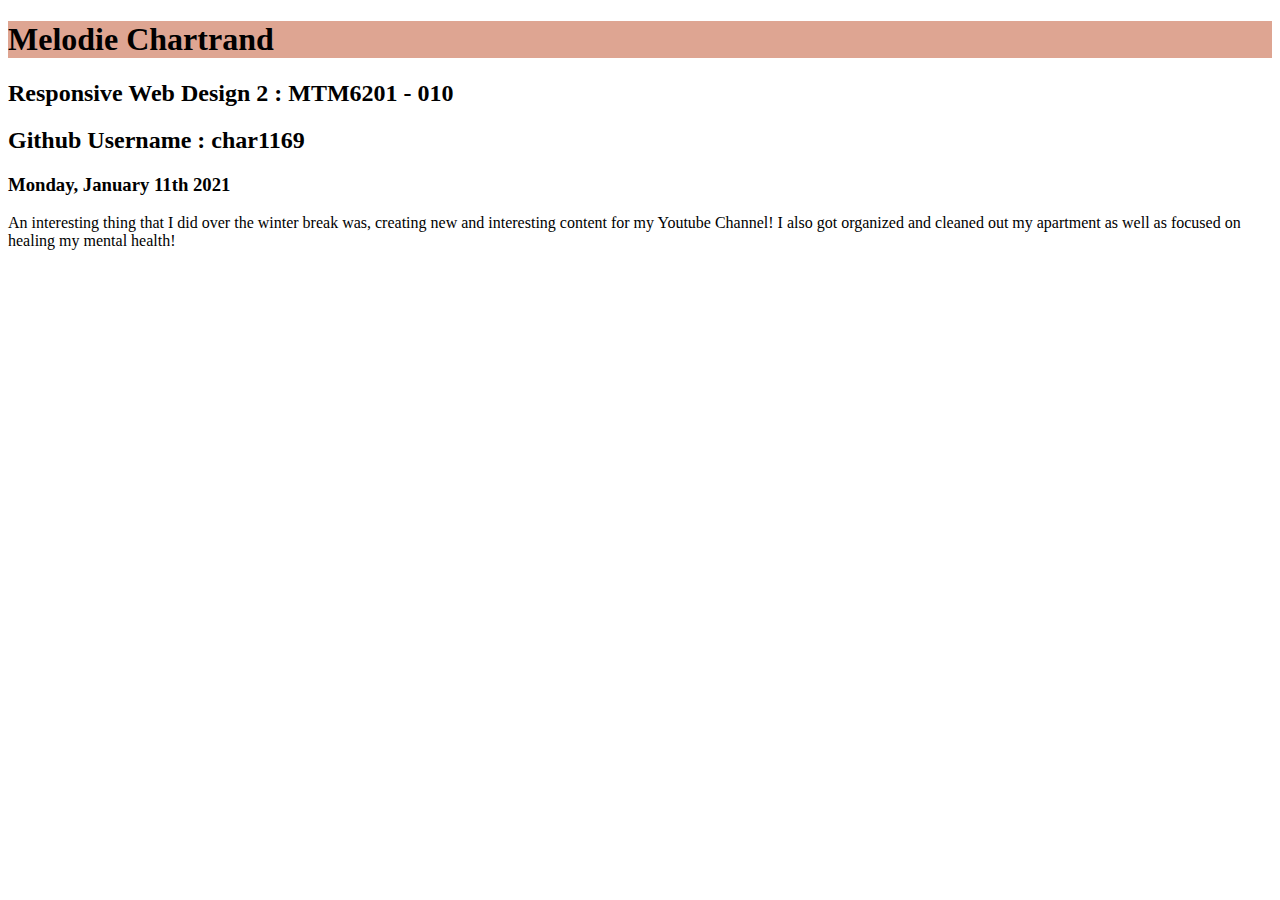
<file: index.html>
<!DOCTYPE html>
<html lang="en">
<head>
    <meta charset="UTF-8">
    <meta name="viewport" content="width=device-width, initial-scale=1.0">
    <title>January 11th 2021</title>
</head>
<body>
    <h1 style ="background-color:rgb(222, 165, 146)">Melodie Chartrand</h1>
    <h2>Responsive Web Design 2 : MTM6201 - 010</h2>
    <h2>Github Username : char1169</h2>
    <h3>Monday, January 11th 2021</h3>
    <p>An interesting thing that I did over the winter break was, creating new and interesting content for my Youtube Channel! I also got organized and cleaned out my apartment as well as focused on healing my mental health!</p>
</body>
</html>
</file>
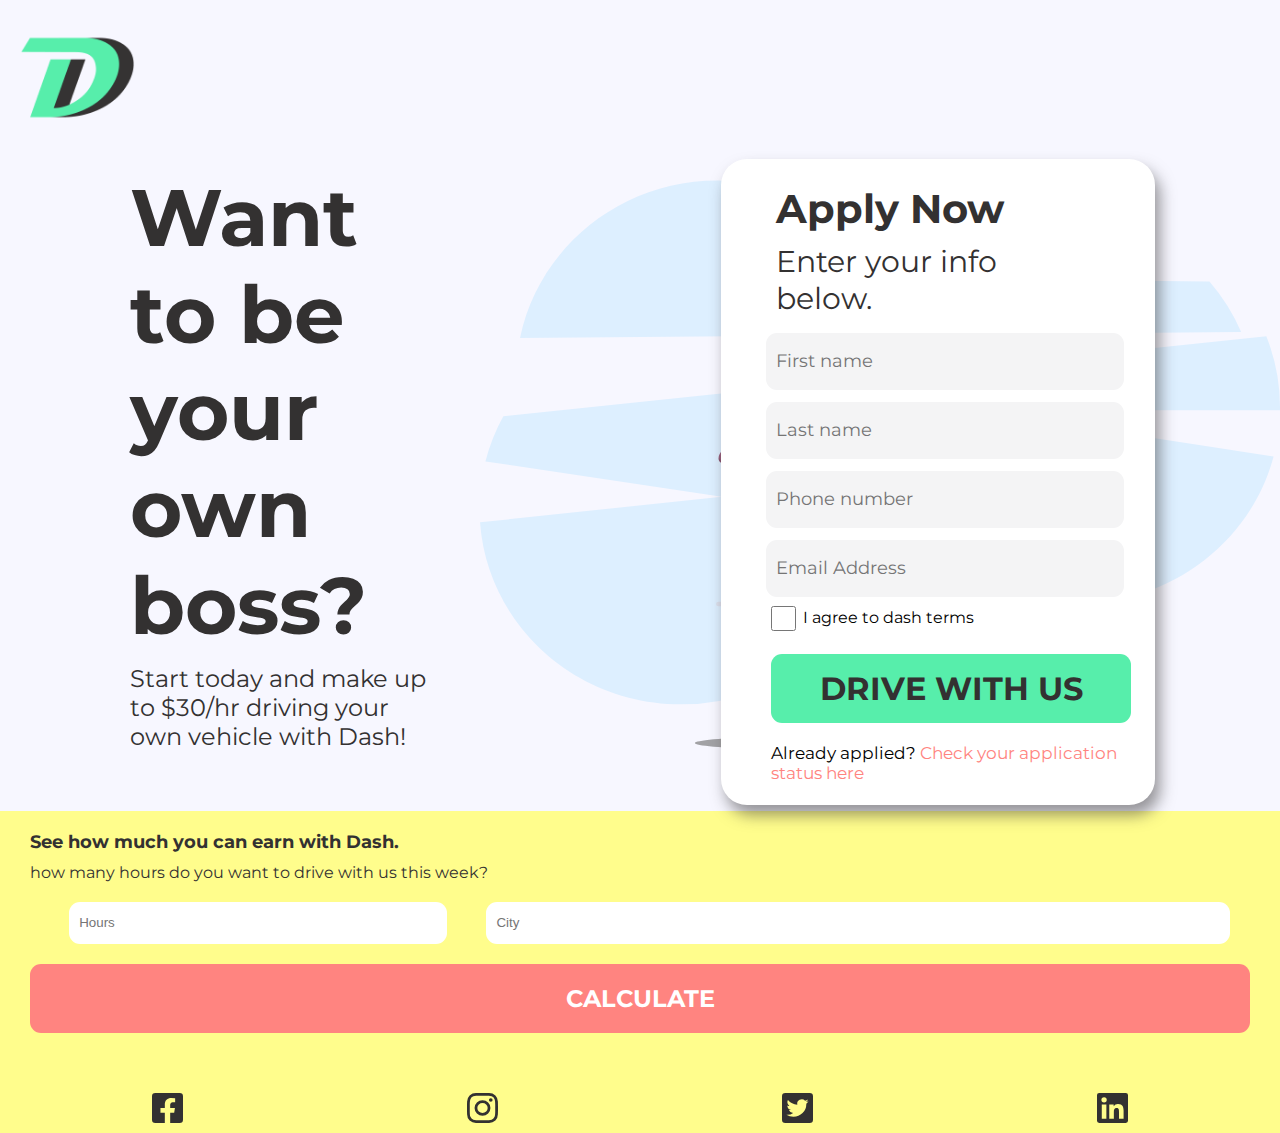
<file: master-files-landing-page/index.html>
<!DOCTYPE html>
<html lang="en">
<head>
    <meta charset="UTF-8">
    <meta name="viewport" content="width=device-width, initial-scale=1.0">

<!-- Adding the font-family that I will be using throught the site -->
    <link rel="preconnect" href="https://fonts.gstatic.com">
    <link href="https://fonts.googleapis.com/css2?family=Montserrat:ital,wght@0,400;0,500;0,600;0,700;1,400;1,500;1,600;1,700&display=swap" rel="stylesheet">

    <!-- Linking the CSS to the HTML -->
    <link rel="stylesheet" href="style.css">
    <title>Dash</title>

</head>
    <body>
        <section id="body" class="body">

<!-- Adding the "D" Logo image -->
            <img class="dlogo" src="images/logo/logo.png" alt="dlogo">
        </section>

<!-- ID for the main section (includes: h1, p, background image and form) -->
        <main id="mainsection" class="mainsection">
            <div class="maintitle">
            <h1 class="mainheader">
                Want to be your own boss?
            </h1>
            <p>
                Start today and make up to $30/hr driving your own vehicle with Dash!
            </p>
            </div>
            <section id="imagebackground">
                <img src="images/bg-image/scooter.svg" alt="backgroundimage" class="backgroundimage">
            </section>
            <section id="applynow" class="applynow">
                <h2>
                    Apply Now
                </h2>
                <h3>
                    Enter your info below.
                </h3>

                <form class="applyform">
                    <div class="applyformsection">
                    <label class="applysectionlabel"></label>
                    <input type="text" id="firstname" name="firstname" placeholder="First name">
                    </div>

                    <div class="applyformsection">
                    <label class="applysectionlabel"></label>
                    <input type="text" id="lastname" name="lastname" placeholder="Last name">
                    </div>

                    <div class="applyformsection">
                    <label class="applysectionlabel"></label>
                    <input type="text" id="phonenumber" name="phonenumber" placeholder="Phone number">
                    </div>

                    <div class="applyformsection">
                    <label class="applysectionlabel"></label>
                    <input type="text" id="emailaddress" name="emailaddress" placeholder="Email Address">
                    </div>
                </form>
                    <div> 
                        <input type="checkbox" id="checkbox" name="terms">
                        <label for="checkbox"> I agree to dash terms </label>
                    </div>
               
                    <div>
                        <button type="submit"> DRIVE WITH US </button> 
                    </div>

                    <h4>
                        Already applied? <a href="#"> Check your application status here </a>
                    </h4>
            </section>
        </main>
<!-- Site's footer starts here (includes form + social icons) -->
    <footer>
            <section>
                <h3>
                    See how much you can earn with Dash. 
                </h3>
                <p>
                    how many hours do you want to drive with us this week?
                </p>
            
                    <form>
                        <div id="information" class="information">
                        <label class="hourscity"></label>
                        <input type="text" id="hours" name="hours" placeholder="Hours">
        
                        <label class="hourscity"></label>
                        <input type="text" id="city" name="city" placeholder="City">
                  

                         <button type="submit"> CALCULATE </button> 
                        </div>
                    </form>

                        <div class="socials">
                        <img class="facebook" src="images/icons/facebook.svg" alt="facebookicon">
                        <img class="instagram" src="images/icons/instagram.svg" alt="instagramicon">
                        <img class="twitter" src="images/icons/twitter.svg" alt="twittericon">
                        <img class="linkedin" src="images/icons/linkedin.svg" alt="linkedinicon">
                        </div>
            </section>
        </footer>
    </body>
</html>
</file>
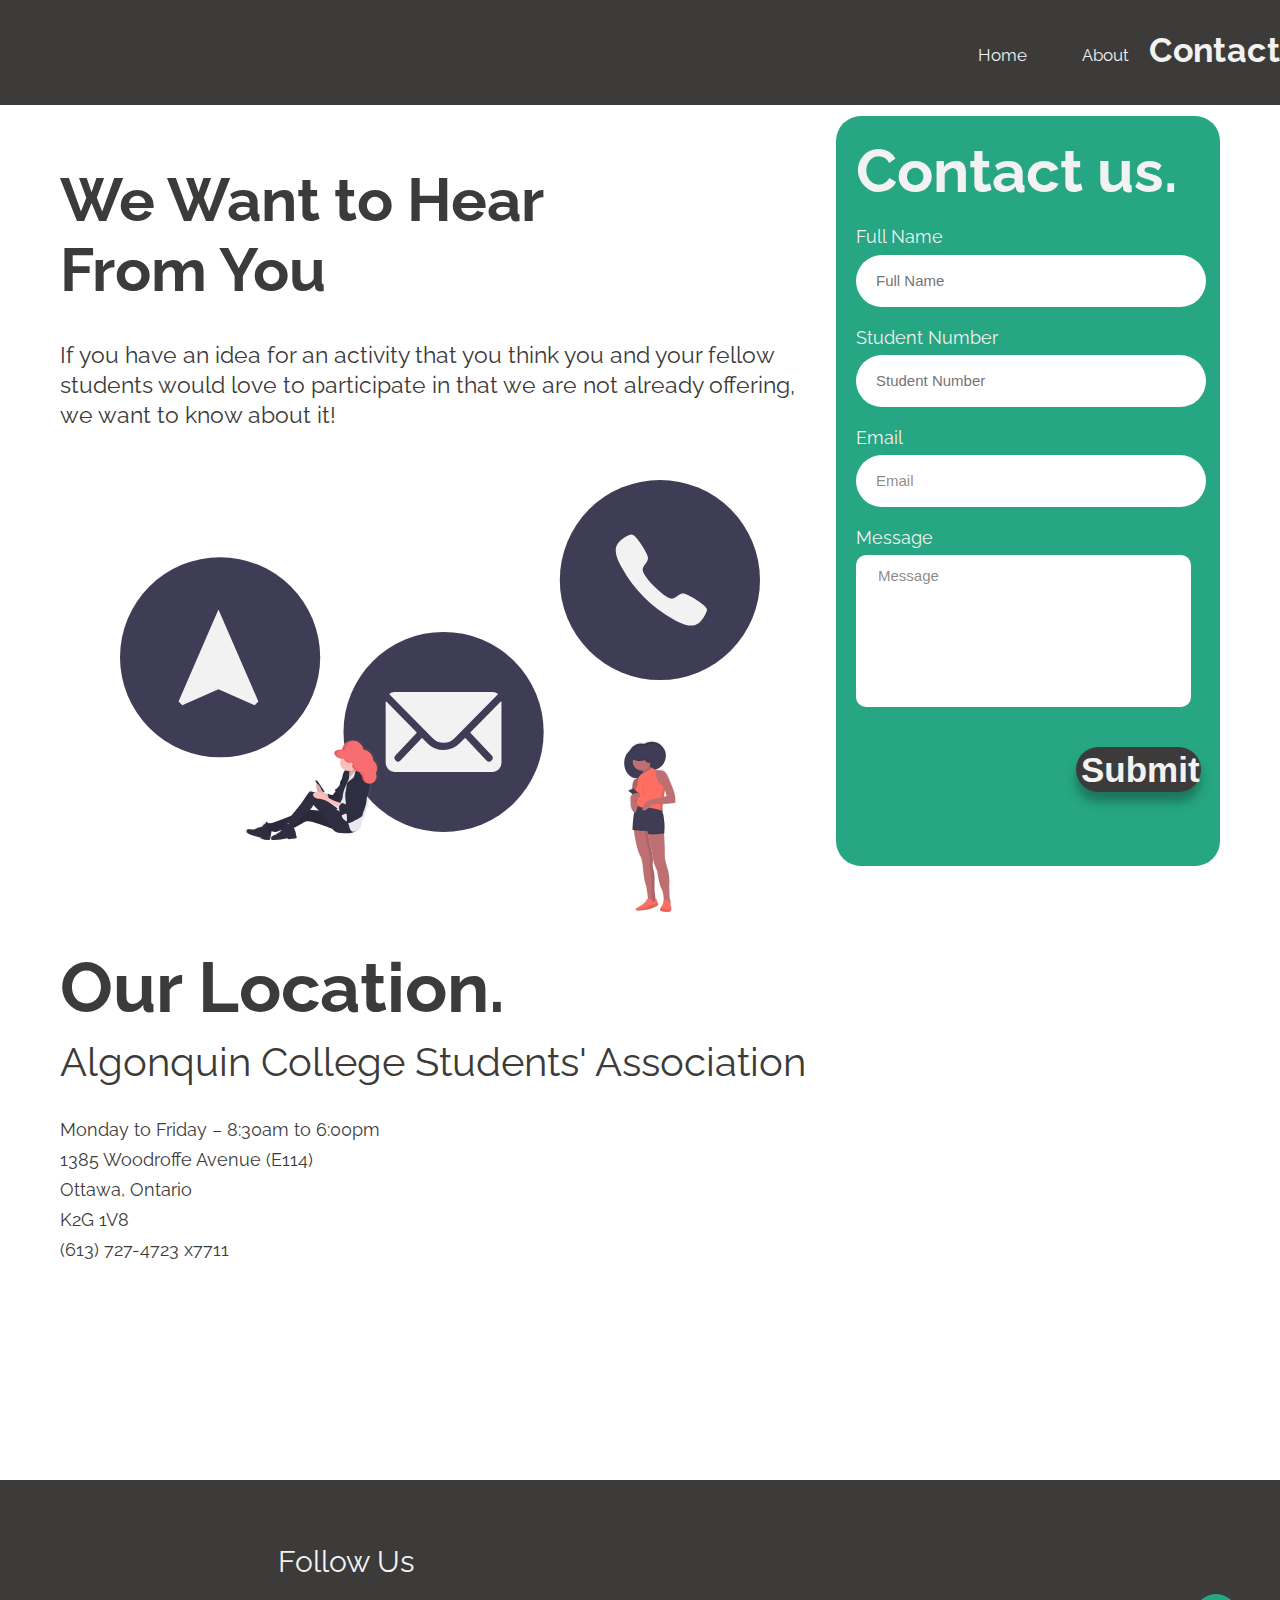
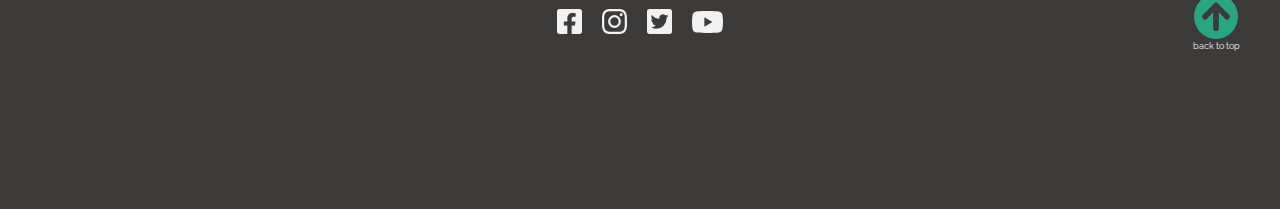
<file: mtm6201-midterm-master-files/contact.html>
<!DOCTYPE html>
<html lang="en">
<head>
    <meta charset="UTF-8">
    <meta name="viewport" content="width=device-width, initial-scale=1.0">

<!-- Adding the font-family that I will be using throught the site -->
    <link rel="preconnect" href="https://fonts.gstatic.com">
    <link href="https://fonts.googleapis.com/css2?family=Raleway:ital,wght@0,100;0,200;0,300;0,400;0,500;0,600;0,700;0,800;0,900;1,100;1,200;1,300;1,400;1,500;1,600;1,700;1,800;1,900&display=swap" rel="stylesheet">

    <!-- Linking the CSS to the HTML -->
    <link rel="stylesheet" href="style.css">
    <title>ARC</title>
</head>
    
<body>
    <header>
        <nav>
        <ul>
            <li>
                <img class="logo-image" src="images/logo.svg" alt="logo">
            </li>
            <li>
                <a href="index.html">Home</a>
            </li>
            <li>
                <a href="about.html">About</a>
            </li>
            <div class="grow">
            <li class="currentpage">
                <a href="contact.html">Contact</a>
            </li>
            </div>
        </ul>
        </nav>
    </header>

    <main id="mainsectioncontact" class="mainsectioncontact">
        <section class="landing-page-3">
            <div class="maintitle-3">
                <h1>
                    We Want to Hear From You
                </h1>
                <p>
                    If you have an idea for an activity that you think you and your fellow students would love to participate in that we are not already offering, we want to know about it!
                </p>
                <div class="contact-image-container">
                    <img class="contact-icons-image" src="images/contact-img.svg" alt="3 contact icons">
               </div>
            </div>
        </section>
        <section class="contactsectionbox">
            <h2>
                Contact us.
            </h2>
            <form class="contactform">
                <div class="sectioncontact">
                    <h3>
                        Full Name
                    </h3>
                    <input type="text" id="fullname" name="fullname" placeholder="Full Name">
                </div>
                <div class="sectioncontact">
                    <h3>
                        Student Number
                    </h3>
                    <input type="text" id="studentnumber" name="studentnumber" placeholder="Student Number">
                </div>
                <div class="sectioncontact">
                    <h3>
                        Email
                    </h3>
                    <input type="text" id="email" name="email" placeholder="Email">
                </div>
                <div class="sectioncontact">
                    <h3>
                        Message
                    </h3>
                    <input type="text" id="message" name="message" placeholder="Message">
                </div>
            <div class="submit-button-container">
                <button class="submitbutton" type="submit"> Submit </button>
            </div>
        </form>
        </section>
        <section class="information-container">
            <h1>
                Our Location.
            </h1>
            <h2>
                Algonquin College Students' Association
            </h2>
            <p>
                Monday to Friday – 8:30am to 6:00pm <br>
                1385 Woodroffe Avenue (E114) <br>
                Ottawa, Ontario <br>
                K2G 1V8 <br>
                (613) 727-4723 x7711 <br>
            </p>
            <div class="googlemap">
            <iframe class="googlemap-1" src="https://www.google.com/maps/embed?pb=!1m18!1m12!1m3!1d11215.830567098932!2d-75.76352116045516!3d45.34966731559439!2m3!1f0!2f0!3f0!3m2!1i1024!2i768!4f13.1!3m3!1m2!1s0x4cce0722395fc63d%3A0x35c46b5ff47a522!2sAlgonquin%20College%2C%201385%20Woodroffe%20Ave%2C%20Nepean%2C%20ON%20K2G%203G7!5e0!3m2!1sen!2sca!4v1615495153342!5m2!1sen!2sca" width="600" height="450" style="border:0;" allowfullscreen="" loading="lazy"></iframe>
            </div>
        </section>
    </main>
    <footer>
        <h3>
            Follow Us
        </h3>
        <div class="social-icons">
            <img class="socials" src="icons/facebook.svg" alt="facebook">
            <img class="socials" src="icons/instagram.svg" alt="instagram">
            <img class="socials" src="icons/twitter.svg" alt="twitter">
            <img class="socials" src="icons/youtube.svg" alt="youtube">
        </div>
        <div class="scroll-up">
            <img class="scroll-up-arrow" src="icons/arrow.svg" alt="scroll up arrow">
            <p>
                back to top
            </p>
        </div>
    </footer>
</body>
</html>
</file>
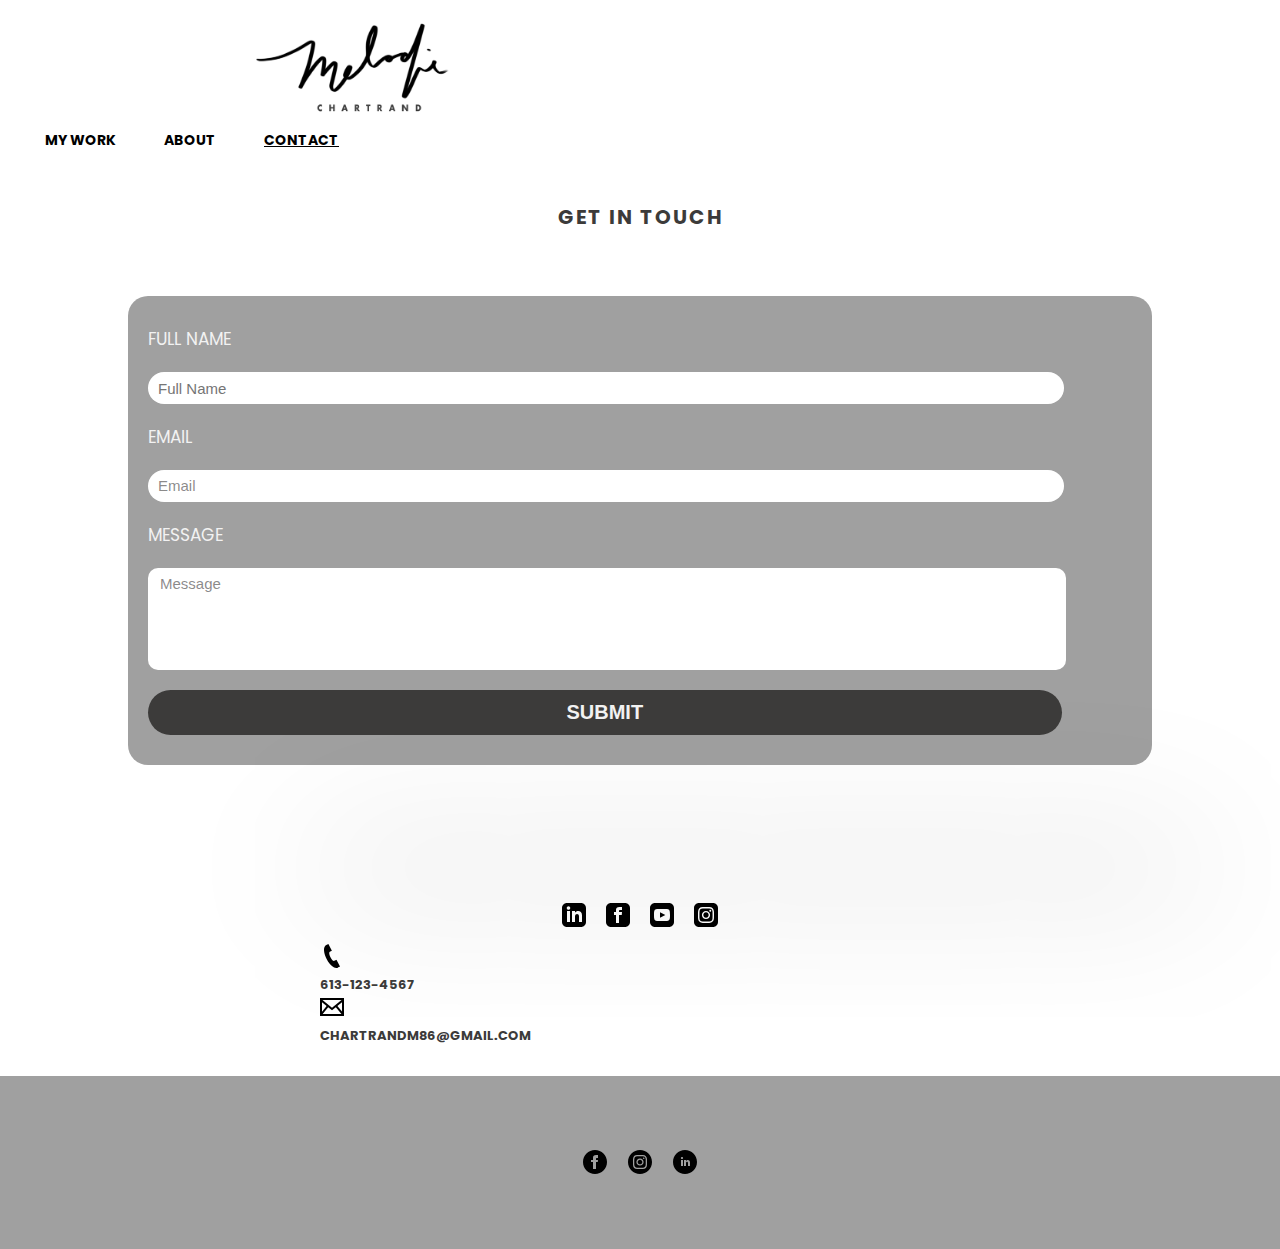
<file: web-portfolio/contact.html>
<!DOCTYPE html>
<html lang="en">

<head>
    <meta charset="UTF-8">
    <meta http-equiv="X-UA-Compatible" content="IE=edge">
    <meta name="viewport" content="width=device-width, initial-scale=1.0">

    <!-- Adding the font-family that I will be using throught the site -->
    <link rel="preconnect" href="https://fonts.gstatic.com">
    <link href="https://fonts.googleapis.com/css2?family=Poppins:ital,wght@0,400;0,500;0,600;0,700;1,400&display=swap"
        rel="stylesheet">


    <!-- Linking the CSS to the HTML -->
    <link rel="stylesheet" href="style.css">
    <title>Melodie Chartrand</title>
</head>

<!-- Sites body starts here -->

<body>

    <header>

        <div>
            <img class="logo-image" src="images/logoimage.png" alt="logo">
        </div>
<!-- Adding the navigation -->
        <container class="container-nav">
            <nav class="main-navigation">
                <ul>
                    <li>
                        <a href="index.html">MY WORK</a>
                    </li>
                    <li>
                        <a href="about.html">ABOUT</a>
                    </li>
                    <li class="currentpage">
                        <a href="contact.html">CONTACT</a>
                    </li>
                </ul>
            </nav>
        </container>
    </header>

<!-- Adding the contact form -->
    <container>
        <h1 class="get-in-touch">
            GET IN TOUCH
        </h1>

        <section class="contactsectionbox">

            <form class="contactform">
                <div class="sectioncontact">
                    <h3>
                        FULL NAME
                    </h3>
                    <input type="text" id="fullname" name="fullname" placeholder="Full Name">
                </div>
                <div class="sectioncontact">
                    <h3>
                        EMAIL
                    </h3>
                    <input type="text" id="email" name="email" placeholder="Email">
                </div>
                <div class="sectioncontact">
                    <h3>
                        MESSAGE
                    </h3>
                    <input type="text" id="message" name="message" placeholder="Message">
                </div>
                <div class="submit-button-container">
                    <button class="submitbutton" type="submit"> SUBMIT </button>
                </div>
            </form>
        </section>

        <section class="socialmediaicons">
            <div class="social-contact-icons">
                <img class="contact-icons"
                    src="[data-uri]">
            </div>
            <div class="social-contact-icons">
                <img class="contact-icons"
                    src="[data-uri]">
            </div>
            <div class="social-contact-icons">
                <img class="contact-icons"
                    src="[data-uri]">
            </div>
            <div class="social-contact-icons">
                <img class="contact-icons"
                    src="[data-uri]">
            </div>
        </section>

        <section class="phone-email-contact">
            <div class="phone-email">
                <img class="contact-icons"
                    src="[data-uri]">
            </div>
            <h4>
                613-123-4567
            </h4>
            <div class="phone-email">
                <img class="contact-icons"
                    src="[data-uri]">
            </div>
            <h4>
                CHARTRANDM86@GMAIL.COM
            </h4>

        </section>
    </container>

</body>


<footer class="footer">
    <div class="social-icons">
        <div class="socials">
            <img class="socials-icons"
                src="[data-uri]">
        </div>

        <div class="socials">
            <img class="socials-icons"
                src="[data-uri]">
        </div>

        <div class="socials">
            <img class="socials-icons"
                src="[data-uri]">
        </div>
    </div>


</footer>

</html>
</file>
<file: master-files-landing-page/style.css>
/* Adding a standard CSS Reset to reduce browser inconsistencies  */

/* http://meyerweb.com/eric/tools/css/reset/ 
   v2.0 | 20110126
   License: none (public domain)
*/

html,
body,
div,
span,
applet,
object,
iframe,
h1,
h2,
h3,
h4,
h5,
h6,
p,
blockquote,
pre,
a,
abbr,
acronym,
address,
big,
cite,
code,
del,
dfn,
em,
img,
ins,
kbd,
q,
s,
samp,
small,
strike,
strong,
sub,
sup,
tt,
var,
b,
u,
i,
center,
dl,
dt,
dd,
ol,
ul,
li,
fieldset,
form,
label,
legend,
table,
caption,
tbody,
tfoot,
thead,
tr,
th,
td,
article,
aside,
canvas,
details,
embed,
figure,
figcaption,
footer,
header,
hgroup,
menu,
nav,
output,
ruby,
section,
summary,
time,
mark,
audio,
video {
    margin: 0;
    padding: 0;
    border: 0;
    font-size: 100%;
    font: inherit;
    vertical-align: baseline;
}

/* Also adding HTML5 display-role reset for older browsers */

article,
aside,
details,
figcaption,
figure,
footer,
header,
hgroup,
menu,
nav,
section {
    display: block;
}

*,
*::after,
*::before {
    box-sizing: inherit;
    line-height: inherit;
}

.clearfix::after {
    content: '';
    display: table;
    clear: both;
}

/* Adding the main CSS of the website */

/* Adding text styles for the body + main headers of the website so that they're all the same. */
body {
    font-family: 'Montserrat', sans-serif;
}

h1,
h2,
h3,
h4 {
    font-family: 'Montserrat', sans-serif;
    padding: 10px 30px;
}

p {
    padding: 10px 30px;
}

html {
    background-color: #F7F7FF;
}

section .dlogo {
    width: 114.74px;
    padding: 20px;
}

h1 {
    font-weight: bold;
    font-size: 60px;
    text-align: left;
    color: #333131;
}

p {
    font-size: 24px;
    text-align: left;
    line-height: 29px;
    color: #333131;
    padding-right: 45px;
    padding-top: 0px;
}

/* Adding a background image of a person on a scooter */
.backgroundimage {
    margin: 0;
}

/* Adding the "Apply Now" form */
.applynow {
    background-color: #ffffff;
    box-shadow: 5px 10px 15px rgba(51, 49, 49, 0.5);
    border-radius: 26px;
    width: 300px;
    height: 495px;
    padding: 25px;
    margin: auto;
}

h2 {
    font-weight: bold;
    font-size: 40px;
    color: #333131;
    text-align: left;
    padding-top: 0;
}

h3 {
    font-size: 16px;
    color: #333131;
    text-align: left;
    padding-top: 0;
}

/* Making the "apply now" form uniform */
#firstname,
#lastname,
#phonenumber,
#emailaddress {
    background-color: #F4F4F5;
    margin: 6px;
    margin-left: 20px;
    width: 75%;
    height: 40px;
    border: none;
    border-radius: 11px; 
    font-size: 16px;
    font-family: 'Montserrat', sans-serif;
    color: #9B9B9B;
    padding-left: 10px;
}

/* Adding a checkbox and changing its styles and sizing */
#checkbox {
    width: 20px;
    height: 20px;
    margin-left: 25px;
    border-radius: 10px;
    vertical-align: middle;

}

/* Adding styles to the "drive with us" button */
button {
    background-color: #57EEAB;
    border: none;
    border-radius: 11px;
    padding: 15px;
    line-height: 29px;
    align-content: center;
    font-size: 20px;
    width: 67%;
    font-family:'Montserrat', sans-serif;
    font-weight: bold;
    color: #333131;
    margin-left: 25px;
    margin-top: 10px;
}

h4 {
    margin-left: 25px;
    margin-top: 20px;
    padding: 0px;
}

/* Making the "check your application status here" text a hyperlink and changing its styles */
a,
a:link
a link:visited {
    text-decoration: none;
    color: #FF8480;  
}

/* Starting + styling the footer here */
footer {
    background-color: #FFFD8C;
    width: 100%;
}

footer section {
    background-color: #FFFD8C;
    width: 100%;
    margin-top: 50px;
    width: 100%;
}

footer h3 {
    font-size: 18px;
    font-weight: bold;
    color: #333131;
    line-height: 22px;
    word-wrap: break-word;
    padding-top: 20px;
}

footer p {
    font-size: 16px;
    color: #333131;
    line-height: 19px;
}

/* Adding the "hours" & "city" label boxes */
#information {
    display: flex;
    flex-wrap: wrap;
    justify-content: space-evenly;
    padding: 30px;
    padding-top: 10px;
}

#hours {
    border: none;
    border-radius: 11px;
    width: 30%;
    height: 40px;
    padding-left: 10px;
}


#city {
    border: none;
    border-radius: 11px;
    width: 60%;
    height: 40px;
    padding-left: 10px;
}

/* Changing the calculate button's styles  */
#information button {
   background-color: #FF8480;
   color: white;
   font-size: 24px;
   width: 100%;
   margin-left: 0;

}

/* Spacing out the social media icons */
.socials {
    padding: 10px;
    padding-top: 30px;
    display: flex;
    justify-content: space-around;
}

/* Setting the Tablet / IPad Media Queries (biggest tablet size is 1366px) */
@media screen and (min-width: 760px) and (max-width: 1366px){
    h1 {
        font-size: 80px;
        line-height: 97px;
    }


/* Making the Background image bigger and centered */
    .backgroundimage {
        width: 70%;
        display: block;
        margin: auto;
    }

/* Making to "Apply Now" form bigger an centered with the image */
    .applynow {
        width: 90%;
        height: 596px;
        margin: auto;
    }

/* Re-sizing the "enter your info below" text to 30px instead of 16px */
    h3 {
        font-size: 30px;
    }

/* Re-sizing the form and its contents */
    #firstname,
    #lastname,
    #phonenumber,
    #emailaddress {
        width: 90%;
        font-size: 18px;
        height: 55px;
    }    
    
    #checkbox {
        width: 25px;
        height: 25px;
    }

    button {
        padding: 15px;
        line-height: 39px;
        font-size: 32px;
        width: 86%;
        margin-top: 20px;
    }

    h4 {
        font-size: 17px;
    }
    

/* Setting the Desktop Media Queries */
@media screen and (min-width:1025px){

/* /* Resizing the background image to a bigger size + centering it */

    .backgroundimage {
        width: 800px;
        height: 600px;
    }

    p {
        font-size: 24px;
        line-height: 29px;
    }

    #mainsection {
        display: flex;
        justify-content: space-around;
        flex-direction: row;
        padding-left: 100px;
      
    }

    .applynow {
        width: 30%;
        position: absolute;
        right: 125px;

    }

}
</file>
<file: mtm6201-midterm-master-files/style.css>
/* Adding a standard CSS Reset to reduce browser inconsistencies  */

/* http://meyerweb.com/eric/tools/css/reset/ 
   v2.0 | 20110126
   License: none (public domain)
*/

html,
body,
div,
span,
applet,
object,
iframe,
h1,
h2,
h3,
h4,
h5,
h6,
p,
blockquote,
pre,
a,
abbr,
acronym,
address,
big,
cite,
code,
del,
dfn,
em,
img,
ins,
kbd,
q,
s,
samp,
small,
strike,
strong,
sub,
sup,
tt,
var,
b,
u,
i,
center,
dl,
dt,
dd,
ol,
ul,
li,
fieldset,
form,
label,
legend,
table,
caption,
tbody,
tfoot,
thead,
tr,
th,
td,
article,
aside,
canvas,
details,
embed,
figure,
figcaption,
footer,
header,
hgroup,
menu,
nav,
output,
ruby,
section,
summary,
time,
mark,
audio,
video {
    margin: 0;
    padding: 0;
    border: 0;
    font-size: 100%;
    font: inherit;
    vertical-align: baseline;
}

/* Also adding HTML5 display-role reset for older browsers */

article,
aside,
details,
figcaption,
figure,
footer,
header,
hgroup,
menu,
nav,
section {
    display: block;
}

*,
*::after,
*::before {
    box-sizing: inherit;
    line-height: inherit;
}

.clearfix::after {
    content: '';
    display: table;
    clear: both;
}

/* Adding Custom CSS */
/* Adding universal font (raleway) throughout the entire css, as well as setting the colour + the max width of the site.*/
html {
    font-family: 'raleway', sans-serif;
    color: #3c3b3a;
    max-width: 100%;
}

/* MOBILE STYLES */
/* ** HOME PAGE STARTS HERE ** */
.logo-image {
    width: 115px;
    height: 100px;
}

header {
    background-color: #3C3B3A;
    text-align: center;
    padding-bottom: 15px;
}

li {
    padding: 10px;
}

li a {
    color: #f2f2f2;
    text-decoration: none;
}

/* Adding a "current page" in bold -> dictates / bolds whichever page you land on */
li.currentpage {
    font-weight: bold;
}

.grow {
    transform: scale(2);
    transition: 3s;
}

.landing-page-1 h1 {
    font-size: 40px;
    font-weight: bold;
    width: 70%;
    padding-top: 20px;
    padding-bottom: 5px;
    padding-left: 20px;

}

.landing-page-1 p {
    font-size: 20px;
    width: 80%;
    line-height: 35px;
    padding: 20px;
}

/* Making the icons equally spaced out and aligned with the button below */
.container {
    display: grid;
    grid-template-columns: 50% 50%;
    grid-template-rows: 120px 100px;
    padding-left: 15%;
    padding-right: 20px;

}

.icon-box p {
    color: #26a682;
    margin-left: -20%;
    padding-top: 0;
}

.container img {
    width: 45px;
    color: #3C3B3A;
}

/* Adding the "get started" button + styles */
.getstarted {
    background-color: #26A682;
    border: none;
    font-size: 32px;
    font-weight: bold;
    color: white;
    padding: 10px;
    border-radius: 40px;
    width: 75%;
    box-shadow: 0px 10px 10px rgba(18, 74, 58, 0.5);
}

.getstarted:hover{
    background: black;
    opacity: 1;
    transition: 0.7s;
}

/* Centering the button and adding padding */
.button-container-1 {
    display: flex;
    justify-content: center;
    padding-top: 10%;
}

/* Adding the "books" image */
.books {
    width: 70%;
    padding: 50px;
}

/* Display none is to hide the scroll down option (which will be added in other styles) */
.scroll-down {
    display: none;
}

/* Fitting the "graduation-image" to its content size as well as setting the height */
.graduation-image {
    width: 100%;
    height: 185%;
    object-fit: cover;
} 

/* Discover. Algonquin College SECTION */
.discover-section h2 {
    font-weight: 600;
    font-size: 35px;
    font-style: italic;
    color: #3C3B3A;
    padding-bottom: 7px;
}

.discover-section h3 {
    font-size: 25px;
    color: #26A682;
    padding-bottom: 7px;
}

.discover-section p {
    font-size: 20px;
    color: #3C3B3A;
    line-height: 40px;
    font-weight: lighter;
}

.discover-section-2 {
    padding: 5%;
}

/* Adding the "learnmore" button + styles */
.learnmore {
    background-color: #26A682;
    border: none;
    font-size: 22px;
    font-weight: bold;
    color: white;
    padding: 15px;
    border-radius: 40px;
    width: 40%;
    margin-left: 150px;
    margin-bottom: 20px;
    box-shadow: 0px 10px 10px rgba(18, 74, 58, 0.5);
}

.button-container-2 {
    padding-bottom: 5%;
}

/* Dijanelle section -> centering her profile */
.dijanelle {
    border-radius: 50%;
    width: 40%;
    border: 5px solid white;
}

#dijanelle-profile {
    background-color: #3C3B3A;
    color: #F2F2F2;
    padding: 10%;
}

.dijanelle-profile {
    padding-top: 10px;
    display: flex;
    justify-content: center;
}

#dijanelle-profile h4{
    font-size: 20px;
    font-weight: bold;
    display: flex;
    justify-content: center;
    text-align: center;
    padding-top: 5%;
    padding-bottom: 5%;
}

#dijanelle-profile p {
    font-size: 15px;
    line-height: 35px;
    font-weight: lighter;
    text-align: left;
    padding-left: 5%;
}

.entertainment {
    width: 100%;
    height: 200%;
    object-fit: cover;
}

/* Discover. Entertainment SECTION */
.entertainment-container h2 {
    font-weight: 600;
    font-size: 35px;
    font-style: italic;
    color: #3C3B3A;
    padding-bottom: 7px;
}

.entertainment-container h3 {
    font-size: 25px;
    color: #26A682;
    padding-bottom: 7px;
}

.entertainment-container p {
    font-size: 20px;
    color: #3C3B3A;
    line-height: 40px;
    font-weight: lighter;
}

.entertainment-container-2 {
    padding: 5%;
}

.discover-section-2 {
    padding: 5%;
}

/* Adding another "learnmore-2" button */
.learnmore-2 {
    background-color: #26A682;
    border: none;
    font-size: 22px;
    font-weight: bold;
    color: white;
    padding: 15px;
    border-radius: 40px;
    width: 40%;
    margin-left: 150px;
    margin-bottom: 20px;
    box-shadow: 0px 10px 10px rgba(18, 74, 58, 0.5);
}

.button-container-3 {
    padding-bottom: 5%;
}

/* FOOTER Starts Here */
footer {
    background-color: #3C3B3A;
    color: #F2F2F2;
    padding-bottom: 10%;
}

footer h3 {
    font-size: 25px;
    display: flex;
    justify-content: center;
    padding-top: 15%;
}

footer .social-icons {
    display: flex;
    justify-content: center;
    align-items: center;
}

/* Adding social media icons and spacing them out */
.socials {
    padding: 10px;
}

/* Adding a "scroll-up" arrow to go back to the top of the page */
.scroll-up-arrow {
    width: 50%;
}

.scroll-up {
    padding-left: 85%;
}

.scroll-up p {
    font-size: 9px;
}


.scroll-up {
    text-align: center;
    position: relative;
    width: 10%;
    margin-top: -50px;
    font-size: 9px;
    padding-left: 80%;
    padding-bottom: 30px;
}

/* ** ABOUT PAGE STARTS HERE ** */
#maintitle-2 h1 {
    font-size: 40px;
    font-weight: bold;
    width: 90%;
    padding-top: 20px;
    padding-bottom: 5px;
    padding-left: 20px;
}

#mainsectionabout p {
    font-size: 18px;
    width: 90%;
    line-height: 35px;
    padding: 20px;
}

.construction-image {
    width: 80%;
    padding: 30px;
    padding-top: 0px;
}

.about-image {
    width: 100%;
    height: 200%;
    object-fit: cover;
}

.about h1 {
    position: absolute;
    color: #F2F2F2;
    margin-top: -150px;
    margin-left: 120px;
    font-weight: bold;
    font-size: 50px;
    background-color: black;
}

/* Adding a green Layer on top of the "about-image" as well as text */

.about {
    background-color: #F2F2F2;
}
.about h2{
    font-size: 30px;
    font-weight: bold;
    font-style: italic;
    width: 90%;
    padding-top: 20px;
    padding-bottom: 5px;
    padding-left: 20px;  
}

/* Adding a green Layer on top of the "services-image" as well as text */
.services-image {
    width: 100%;
    height: 200%;
    object-fit: cover;
    position: relative;
}

.services h1 {
    position: absolute;
    color: #F2F2F2;
    margin-top: -150px;
    margin-left: 85px;
    font-weight: bold;
    font-size: 50px;
    background-color: black;
}



.services p {
    padding-left: 20px;
    font-size: 15px;
    line-height: 35px;
    width: 80%;
    padding-bottom: 20px;
}

.services h2 {
    font-size: 30px;
    font-weight: bold;
    width: 90%;
    padding-top: 20px;
    padding-bottom: 5px;
    padding-left: 20px; 
}

.services h3 {
    font-size: 20px;
    width: 90%;
    padding-bottom: 5px;
    padding-left: 20px; 
    color: #26A682;
}

.needabreak-image {
    display: none;;
}

.bowling-image {
    display: none;
}

/* Adding the News Letter Subscribe Box */
#subscribe {
    background-color: #3C3B3A;
    height: 120px;
    color: #F2F2F2;
}

.subscribe {
    border: none;
    background-color: #26A682;
    color: #F2F2F2;
    font-size: 22px;
    font-weight: bold;
    color: #F2F2F2;
    padding: 5px;
    border-radius: 40px;
    width: 40%;
}

.button-container-4 {
    display: flex;
    justify-content: center;
    padding-top: 15px;
}

#subscribe h4 {
    display: flex;
    justify-content: center;
    padding-top: 20px;
}

.fitness-image {
    display: none;
}

#fitness-rooms h2{
    font-size: 30px;
    font-weight: bold;
    width: 90%;
    padding-top: 20px;
    padding-bottom: 5px;
    padding-left: 20px; 
}

#fitness-rooms h3 {
    font-size: 20px;
    width: 90%;
    padding-bottom: 5px;
    padding-left: 20px; 
    color: #26A682;
}

#fitness-rooms p {
    padding-left: 20px;
    font-size: 15px;
    line-height: 35px;
    width: 80%;
    padding-bottom: 20px;
}

.climbing-image {
    display: none;
}

#indoor-climbing h2{
    font-size: 30px;
    font-weight: bold;
    width: 90%;
    padding-top: 20px;
    padding-bottom: 5px;
    padding-left: 20px; 
}

#indoor-climbing h3 {
    font-size: 20px;
    width: 90%;
    padding-bottom: 5px;
    padding-left: 20px; 
    color: #26A682;
}

#indoor-climbing p {
    padding-left: 20px;
    font-size: 15px;
    line-height: 35px;
    width: 80%;
    padding-bottom: 20px;
}

/* Adding the "thankyou" section witch "sponsors"... */
#thankyou h1 {
    font-size: 57px;
    font-weight: bold;
    padding: 20px;
}

.title-container {
    text-align: center;
}

.sponsors .ac-sponsors {
    width: 200px;
    padding: 30px;
    padding-left: 90px;
}

/* ** CONTACT PAGE STARTS HERE ** */
.maintitle-3 h1{
    font-size: 50px;
    font-weight: bold;
    width: 90%;
    padding-top: 20px;
    padding-bottom: 5px;
    padding-left: 20px;
}

.maintitle-3 p {
    font-size: 20px;
    width: 80%;
    line-height: 35px;
    padding: 20px;
}

.contact-icons-image {
    width: 80%;
    padding: 30px;
}

.contactsectionbox h2 {
    font-size: 40px;
    font-weight: bold;
    padding: 20px;
}

/* Adding the Contact form / Box + Styles */
.contactsectionbox {
    background-color: #26A682;
    width: 80%;
    height: 540px;
    border-radius: 25px;
    margin-left: 10%;
    color: #F2F2F2;
}

/* Making it equally spaced throughout */
.contactform {
    padding-left: 20px;
}

.sectioncontact {
    padding-bottom: 20px;
    font-size: 18px;
}

.sectioncontact h3 {
    padding-bottom: 2%;
}

/* Targetting the 3 first boxes of the form and changing their styles */
#fullname,
#studentnumber,
#email {
    width: 90%;
    border: none;
    border-radius: 72px;
    height: 30px;
    padding-left: 10px;
}

/* Targetting the place holders of those 3 boxes */
#fullname,
#studentnumber,
#email::placeholder {
    color: rgba(60, 58, 59, 0.60);
    font-size: 15px;
}

/* Message has to be alone since its box is bigger therefore the place holder will move at a lower space. */
#message {
    width: 91%;
    border: none;
    border-radius: 10px;
    height: 100px;
}

/* Chnaged the styles + top positioning */
#message::placeholder {
    top: -35px;
    padding-left: 10px;
    position: relative;
    color:rgba(60, 58, 59, 0.60);
    font-size: 15px;
}

/* Adding a "submit" button */
.submitbutton{
    background-color: #3C3B3A;
    color: #F2F2F2;
    border: none;
    border-radius: 40px;
    width: 90%;
    font-size: 27px;
    font-weight: bold;
    padding: 5px;
    line-height: 35px;
    box-shadow: 0px 10px 10px rgba(18, 74, 58, 0.5);
}

.contactsectionbox {
    margin-bottom: 70px;
}

/* Location information + map is added here */
.information-container h1{
    font-size: 40px;
    font-weight: bold;
    padding-left: 20px;
}

.information-container h2{
    font-size: 30px;
    padding-left: 20px;
    padding-top: 10px;
    padding-bottom: 10px;
}

.information-container p{
    font-size: 15px;
    padding-left: 20px;
    padding-bottom: 10px;
    line-height: 30px;
}

/* Making the Google Map fit its content */
iframe {
    width: 100%;
}


/* TABLET STYLES */
@media screen and (min-width: 768px) and (max-width: 1024px) {
    /* ** HOME PAGE STARTS HERE ** */
    /* Making the logo go to the left side of the header */
    .logo-image {
        float: left;
        padding-right: 200px;
    }

    nav ul {
        display: flex;
    }

    .grow {
        transform: scale(2);
        transition: 3s;
    }
    /* Taking off list styles (bullet points) */
    nav ul li {
        font-size: 17px;
        list-style-type: none;
        margin-left: 20px;
    }

    nav ul li a {
        padding-left: 10px;
        padding-top: 35px;
        display: block;
    }
    /* Making the header smaller + horizontal */
    header{
        height: 85px;
        padding-bottom: 20px;
    }

    .landing-page-1 h1 {
        font-size: 70px;
        padding-top: 50px;
        padding-left: 60px;
    }

    .landing-page-1 p {
        font-size: 25px;
        width: 80%;
        line-height: 30px;
        padding-left: 60px;
    }

    .container {
        display: flex;
        padding-left: 10%;
    }

    .icon-box p {
        color: #26a682;
        margin-left: -48%;
        padding-top: 0;
        font-size: 16px;
    }

    .getstarted {
        font-size: 40px;
        width: 35%;
        box-shadow: 0px 10px 10px rgba(18, 74, 58, 0.5);
    }

    .getstarted:hover{
        background: black;
        opacity: 1;
        transition: 0.7s;
    }

    .button-container-1 {
        display: flex;
        justify-content: center;
        margin-top: -50px;
    }

    .books {
        width: 55%;
        padding-left: 160px;
    }

    .scroll-down {
        padding-left: 50%;
        padding-bottom: 5%;
        display: block;
    }

    .scroll-down-icon {
        transform: rotate(180deg);
        width: 13%;
    }

    .scroll-down p {
        padding-left: 7px;
        padding-bottom: 3px;
        font-size: 15px;
    }

    .graduation-image {
        width: 100%;
        height: 200px; 
    }

    .discover-section h2 {
        font-size: 40px;
        padding-left: 50px;
    }

    .discover-section h3 {
        font-size: 30px;
        padding-left: 50px;
    }

    .discover-section p {
        font-size: 18px;
        width: 91%;
        padding-left: 50px;
    }

    .learnmore {
        font-size: 25px;
        padding: 10px;
        width: 30%;
        margin-left: 450px;
        margin-bottom: 20px;
        margin-top: -60px;   
    }
    
    #dijanelle-profile {
        display: grid;
        grid-template-columns: 40% 60%;
        grid-template-rows: 60% 10%;
        padding: 5px;
    }

    .dijanelle {
        border-radius: 50%;
        width: 175px;
        height: 175px;
        border: 5px solid white;
        margin-top: 60px;
    }

    #dijanelle-profile h4{
        grid-row: 2;
    }

    #dijanelle-profile p {
        font-size: 20px;
        line-height: 35px;
        font-weight: normal;
        padding-top: 15%;
    }

    .entertainment {
        width: 100%;
        height: 200px; 
    }

    .entertainment-container h2 {
        font-weight: 600;
        font-size: 35px;
        font-style: italic;
        color: #3C3B3A;
        padding-bottom: 7px;
    }


    .entertainment-container h2  {
        font-size: 40px;
        padding-left: 50px;
    }

    .entertainment-container h3 {
        font-size: 30px;
        padding-left: 50px;
    }

    .entertainment-container p {
        font-size: 18px;
        width: 91%;
        padding-left: 50px;
    }

    .button-container-3 {
        padding-bottom: 10%;
    }

    .learnmore-2 {
        font-size: 25px;
        padding: 10px;
        width: 30%;
        margin-left: 450px;
        margin-bottom: 20px;
        margin-top: -60px;   
    }

    .scroll-up {
        text-align: center;
        position: relative;
        width: 10%;
        margin-top: -60px;
        font-size: 9px;
        padding-left: 80%;
        padding-bottom: 30px;
    }

    .scroll-up p {
        font-size: 9px;
    }

    /* ** ABOUT PAGE STARTS HERE ** */
    #maintitle-2 h1 {
        font-size: 60px;
        padding-top: 50px;
        padding-left: 60px;
    }

   #mainsectionabout p {
        font-size: 23px;
        width: 80%;
        line-height: 30px;
        padding-left: 60px;
    }

    .construction-image {
        width: 70%;
        padding-left: 110px;
    }

    .about-image {
        width: 100%;
        height: 250px; 
    }

    .about h1 {
        position: absolute;
        color: #F2F2F2;
        margin-top: -150px;
        margin-left: 300px;
        font-weight: bold;
        font-size: 50px;
        background-color: black;
    }

    .about h2{
        font-size: 40px;
        font-weight: bold;
        font-style: italic;
        width: 90%;
        padding-top: 20px;
        padding-bottom: 5px;
        padding-left: 60px;  
    }
    
    .services-image {
        width: 100%;
        height: 250px;
        object-fit: cover;
    }

    .services h1 {
        position: absolute;
        color: #F2F2F2;
        margin-top: -150px;
        margin-left: 300px;
        font-weight: bold;
        font-size: 50px;
        background-color: black;
    }

    .needabreak-image {
        width: 215px;
        height: 317px;
        display: block;
        float: left;
        padding-left: 50px;
        padding-top: 60px;
    }

    .needabreak-container h2 {
        padding-left: 300px;
        padding-top: 60px;
    }

    .needabreak-container h3 {
        padding-left: 300px;
    }

    .needabreak-container p {
        padding-left: 300px;
        width: 55%;
    }

    .bowling-image {
        width: 215px;
        height: 317px;
        display: block;
        float: right;
        padding-right: 50px;
        padding-top: 100px;
    }
    
    .bowling-container h2 {
        padding-top: 50px;
        padding-left: 50px;
        padding-top: 100px;
    }

    .bowling-container h3 {
        padding-left: 50px;
    }

    .bowling-container p {
        width: 55%;
        padding-left: 50px;
    }

    /* Adding the Subscribe Section with FLex as it will display horizontizally */
    #subscribe {
        display: flex;
        justify-content: center;
        align-content: center;
        padding-top: 30px;
        margin-top: 150px;
        margin-bottom: 10px;
    }

    .subscribe {
        border: none;
        background-color: #26A682;
        color: #F2F2F2;
        font-size: 22px;
        font-weight: bold;
        padding: 5px;
        border-radius: 40px;
        width: 140px;
        height: 45px;
    }

    #subscribe h4 {
        padding-right: 80px;
        padding-left: 20px;
        font-size: 24px;
        display: flex;
        justify-content: center;
    }

    .fitness-image {
        width: 215px;
        height: 317px;
        display: block;
        float: left;
        padding-left: 50px;
        padding-top: 60px;
    }

    #fitness-rooms h2 {
        padding-left: 300px;
        padding-top: 60px;
    }

    #fitness-rooms h3 {
        padding-left: 300px;
    }

    #fitness-rooms p {
        padding-left: 300px;
        width: 55%;
    }

    .climbing-image{
        width: 215px;
        height: 317px;
        display: block;
        float: right;
        padding-right: 50px;
        padding-top: 100px;
    }

    #indoor-climbing h2 {
        padding-top: 50px;
        padding-left: 50px;
        padding-top: 100px;
    }

    #indoor-climbing h3 {
        padding-left: 50px;
    }

    #indoor-climbing p {
        width: 55%;
        padding-left: 50px;
        padding-bottom: 50px;
    }

    #thankyou {
        font-size: 56px;
        width: 90%;
        padding-left: 10%;
        padding-top: 50px;
    }

    .sponsors {
        padding: 100px;
    }

    .socials-icons {
        padding: 40px;
    }

    /* ** CONTACT PAGE STARTS HERE ** */

    .maintitle-3 h1 {
        font-size: 70px;
        padding-top: 50px;
        padding-left: 60px;
    }

    .maintitle-3 p {
        font-size: 25px;
        width: 80%;
        line-height: 30px;
        padding-left: 60px;
    }

    .contact-icons-image {
        width: 70%;
        padding-left: 95px;
        padding-top: 10px;
    }

    .contactsectionbox {
        width: 80%;
        height: 750px;
        border-radius: 25px;
        margin-left: 10%;
    }

    .contactsectionbox h2 {
        font-size: 70px;
    }    

    #fullname,
    #studentnumber,
    #email {
        width: 90%;
        border: none;
        border-radius: 72px;
        height: 50px;
        padding-left: 20px;
    }

    #message {
        width: 91%;
        border: none;
        border-radius: 10px;
        height: 150px;
    }

    #message::placeholder {
        top: -55px;
        padding-left: 20px;
    }

    .submitbutton{
        border: none;
        border-radius: 40px;
        width: 75%;
        font-size: 40px;
        font-weight: bold;
        padding: 10px;
        line-height: 35px;
        box-shadow: 0px 10px 10px rgba(18, 74, 58, 0.5);
    }

    .submit-button-container {
        margin-left: 350px;
        padding-top: 20px;
    }

    .information-container h1{
        font-size: 70px;
        font-weight: bold;
        padding-left: 60px;
    }

    .information-container h2{
        font-size: 40px;
        padding-left: 60px;
        padding-top: 10px;
        padding-bottom: 30px;
    }

    .information-container p{
        font-size: 18px;
        padding-left: 60px;
        padding-bottom: 15px;
        line-height: 30px;
    }
}

/* DESKTOP STYLES */
@media screen and (min-width: 1024px) {

    header{
        height: 85px;
        padding-bottom: 20px;
    }

    .logo-image {
        float: left;
        padding-right: 950px;
    }

    
    nav ul {
        display: flex;
        float: right;
    }  

    .grow {
        transform: scale(2);
        transition: 3s;
    }

    /* Taking off list styles (bullet points) */
    nav ul li {
        font-size: 17px;
        list-style-type: none;
        margin-left: 10px;
        padding-right: 30px;
    }

    nav ul li a {
        padding-left: 5px;
        padding-top: 35px;
        display: block;
    }

    .landing-page-1 h1 {
        font-size: 70px;
        padding-top: 60px;
        width: 40%;
        padding-left: 60px;
        padding-bottom: 20px;
    }

    .landing-page-1 p {
        font-size: 25px;
        width: 40%;
        line-height: 29px;
        padding-left: 60px;
    }

    .container {
        display: flex;
        align-items: center;
        padding-left: 6%;
        padding-top: 20px;
    }

    .container img {
        width: 40px;
    }

    .icon-box p {
        color: #26a682;
        margin-left: -60px;
        margin-right: 40px;
        padding-top: 10px;
        display: flex;
        font-size: 15px;
        line-height: 19px;  
        text-align: left;
    }

    .getstarted {
        font-size: 40px;
        width: 20%;
        box-shadow: 0px 10px 10px rgba(18, 74, 58, 0.5);
    }

    .getstarted:hover{
        background: black;
        opacity: 1;
        transition: 0.7s;
    }

    .button-container-1 {
        display: flex;
        justify-content: left;
        margin-left: 65px;
        padding-top: 15px;
    }

    .books {
        float: right;
        width: 40%;
        margin-top: -500px;
    }

    .scroll-down {
        padding-left: 50%;
        padding-bottom: 5%;
        display: block;
    }

    .scroll-down-icon {
        transform: rotate(180deg);
        width: 50px;
    }

    .scroll-down p {
        padding-left: 7px;
        padding-bottom: 3px;
        font-size: 15px;
    }

    .graduation-image {
        width: 800px;
        height: 450px; 
        float: left;
    }

    .discover-section h2 {
        font-size: 40px;
    
    }

    .discover-section h3 {
        font-size: 30px;

    }

    .discover-section p {
        font-size: 18px;
        width: 100%;
    }

    .discover-section-2 {
        padding-left: 850px; 
        padding-top: 2px;
        background-color: #F2F2F2;
    }

    .discover-section {
        background-color: #F2F2F2;
        padding-top: 50px;
    }

    .button-container-2 {
        padding-left: 1000px; 
        margin-top: 20px;
    }

    #dijanelle-profile {
        display: grid;
        grid-template-columns: 25% 10% 60%;
        grid-template-rows: 100%;
        padding: 20px;
    }

    .dijanelle {
        border-radius: 50%;
        width: 175px;
        height: 175px;
        border: 5px solid white;
        margin-top: 20px;
    }

    #dijanelle-profile h4{
        grid-column: 2;
        padding-top: 90px;
        
    }

    #dijanelle-profile p {
        font-size: 20px;
        line-height: 35px;
        font-weight: normal;
        padding-top: 50px;
        grid-column: 3;
    }

    .entertainment {
        float: right;
        width: 800px;
        height: 430px; 
        padding-top: 50px;  
    }

    .learnmore-2 {
        font-size: 25px;
        padding: 15px;
        width: 12%;
        margin-left: 400px;
        margin-top: -50px;  
    }


    footer {
        background-color: #3C3B3A;
        color: #F2F2F2;
    }
    
    footer h3 {
        font-size: 30px;
        display: flex;
        justify-content: center;
        padding-top: 5%;
    }
    
    footer .social-icons {
        display: flex;
        justify-content: center;
        align-items: center;
        padding-top: 20px;
    }
    
    /* Adding social media icons and spacing them out */
    .socials {
        padding: 10px;
    }

    .scroll-up-arrow {
        width: 35%;
    }
    
    .scroll-up {
        padding-left: 90%;
    }
    
    .scroll-up p {
        font-size: 9px;
    }

     /* ** ABOUT PAGE STARTS HERE ** */
     #maintitle-2 h1 {
        font-size: 60px;
        padding-top: 60px;
        padding-left: 60px;
        width: 50%;
    }

    #mainsectionabout p {
        font-size: 23px;
        width: 40%;
        line-height: 30px;
        padding-left: 60px;
        padding-top: 30px;
    }
    
    .construction-image {
        float: right;
        width: 40%;
        margin-top: -400px;
    }

    .about h1 {
        position: absolute;
        color: #F2F2F2;
        margin-top: -150px;
        margin-left: 650px;
        font-weight: bold;
        font-size: 50px;
        background-color: black;
    }

    .about-image {
        width: 100%;
        height: 225px; 
    }

    .about-info h2{
        font-size: 40px;
        font-weight: bold;
        font-style: italic;
        width: 90%;
        padding-top: 20px;
        padding-bottom: 5px;
        padding-left: 60px;  
    }

    .about h2 {
        padding-left: 60px;
        font-size: 40px;
    }

    .services-image {
        width: 100%;
        height: 250px;
        object-fit: cover;
    }

    .services h1 {
        position: absolute;
        color: #F2F2F2;
        margin-top: -150px;
        margin-left: 650px;
        font-weight: bold;
        font-size: 50px;
        background-color: black;
    }

    .needabreak-image {
        width: 700px;
        height: 300px;
        display: block;
        float: left;
        padding-left: 50px;
        padding-top: 60px;
        object-fit: cover;
    }

    .needabreak-container h2 {
        padding-left: 800px;
        padding-top: 60px;
    }

    .needabreak-container h3 {
        padding-left: 800px;
    }

    .needabreak-container p {
        padding-left: 800px;
        width: 40%;
        padding-bottom: 80px;
    }

    .bowling-image {
        width: 700px;
        height: 300px;
        display: block;
        float: right;
        padding-right: 50px;
        padding-top: 100px;
    }
    
    .bowling-container {
        background-color: #F2F2F2;
    }

    .bowling-container h2 {
        padding-top: 50px;
        padding-left: 50px;
        padding-top: 100px;
    }

    .bowling-container h3 {
        padding-left: 50px;
    }

    .bowling-container p {
        width: 55%;
        padding-left: 50px;
        padding-bottom: 150px;
    }

    .fitness-image {
        width: 700px;
        height: 300px;
        display: block;
        float: left;
        padding-left: 50px;
        padding-top: 60px;
    }

    #fitness-rooms h2 {
        padding-left: 800px;
        padding-top: 60px;
    }

    #fitness-rooms h3 {
        padding-left: 800px;
    }

    #fitness-rooms p {
        padding-left: 800px;
        width: 40%;
        padding-bottom: 80px;
    }

    .climbing-image{
        width: 700px;
        height: 300px;
        display: block;
        float: right;
        padding-right: 50px;
        padding-top: 100px;
    }

    #indoor-climbing{
        background-color: #F2F2F2;
        height: 500px;
    }
    #indoor-climbing h2 {
        padding-top: 50px;
        padding-left: 50px;
        padding-top: 100px;
    }

    #indoor-climbing h3 {
        padding-left: 50px;
    }

    #indoor-climbing p {
        width: 55%;
        padding-left: 50px;
        padding-bottom: 50px;
    }

    .sponsors {
        padding: 30px;
        display: flex;
    }

    footer {
        background-color: #3C3B3A;
        color: #F2F2F2;
    }
    
    footer h3 {
        font-size: 30px;
        margin-left: 650px;
        display: flex;
        justify-content: center;
        padding-top: 5%;
    }
    
    footer .social-icons {
        display: flex;
        justify-content: center;
        align-items: center;
        padding-top: 20px;
    }


   /* ** CONTACT PAGE STARTS HERE ** */

    .maintitle-3 h1 {
        font-size: 60px;
        padding-top: 60px;
        padding-left: 60px;
        width: 50%;
    }

    .maintitle-3 p {
        font-size: 23px;
        width: 60%;
        line-height: 30px;
        padding-left: 60px;
        padding-top: 30px;
    }

    .contact-icons-image {
        width: 50%;
        padding-left: 120px;
    }

    .contactsectionbox {
        float: right;
        width: 30%;
        height: 750px;
        margin-top: -830px;
        margin-right: 60px;
    }

    .contactsectionbox h2 {
        font-size: 60px;
    }    

    #fullname,
    #studentnumber,
    #email {
        width: 90%;
        border: none;
        border-radius: 72px;
        height: 50px;
        padding-left: 20px;
    }

    #message {
        width: 91%;
        border: none;
        border-radius: 10px;
        height: 150px;
    }

    #message::placeholder {
        top: -55px;
        padding-left: 20px;
    }

    .submitbutton{
        border: none;
        border-radius: 40px;
        width: 80%;
        font-size: 35px;
        font-weight: bold;
        padding: 5px;
        line-height: 35px;
        box-shadow: 0px 10px 10px rgba(18, 74, 58, 0.5);
    }

    .submit-button-container {
        margin-left: 220px;
        padding-top: 20px;
    }

    .information-container{
        margin-bottom: 200px;
    }


    .information-container h1{
        font-size: 70px;
        font-weight: bold;
        padding-left: 60px;
    }

    .information-container h2{
        font-size: 40px;
        padding-left: 60px;
        padding-top: 10px;
        padding-bottom: 30px;
    }

    .information-container p{
        font-size: 18px;
        padding-left: 60px;
        padding-bottom: 15px;
        line-height: 30px;
    }

    .googlemap {
        float: right;
        width: 35%;
        height: 500px;
        margin-top: -400px;
        padding: 70px;
    }

    footer {
        background-color: #3C3B3A;
        color: #F2F2F2;
    }
    
    footer h3 {
        font-size: 30px;
        margin-left: -5px;
        display: flex;
        justify-content: center;
        padding-top: 5%;
    }
    
    footer .social-icons {
        display: flex;
        justify-content: center;
        align-items: center;
        padding-top: 20px;
    }





    





}
</file>
<file: web-portfolio/style.css>
/* Adding a standard CSS Reset to reduce browser inconsistencies  */

/* http://meyerweb.com/eric/tools/css/reset/ 
   v2.0 | 20110126
   License: none (public domain)
*/

html,
body,
div,
span,
applet,
object,
iframe,
h1,
h2,
h3,
h4,
h5,
h6,
p,
blockquote,
pre,
a,
abbr,
acronym,
address,
big,
cite,
code,
del,
dfn,
em,
img,
ins,
kbd,
q,
s,
samp,
small,
strike,
strong,
sub,
sup,
tt,
var,
b,
u,
i,
center,
dl,
dt,
dd,
ol,
ul,
li,
fieldset,
form,
label,
legend,
table,
caption,
tbody,
tfoot,
thead,
tr,
th,
td,
article,
aside,
canvas,
details,
embed,
figure,
figcaption,
footer,
header,
hgroup,
menu,
nav,
output,
ruby,
section,
summary,
time,
mark,
audio,
video {
    margin: 0;
    padding: 0;
    border: 0;
    font-size: 100%;
    font: inherit;
    vertical-align: baseline;
}

/* Also adding HTML5 display-role reset for older browsers */

article,
aside,
details,
figcaption,
figure,
footer,
header,
hgroup,
menu,
nav,
section {
    display: block;
}

*,
*::after,
*::before {
    box-sizing: inherit;
    line-height: inherit;
}

.clearfix::after {
    content: '';
    display: table;
    clear: both;
}

/* Adding Custom CSS */
/* Adding universal font () throughout the entire css, as well as setting the colour + the max width of the site.*/
html {
    font-family: 'Poppins', sans-serif;
    color: #3c3b3a;
    max-width: 100%;
}


/* MOBILE STYLES */
/* ** HOME PAGE STARTS HERE ** */
.logo-image {
    width: 200px;
    height: 100px;
    padding-left: 20%;
    padding-top: 20px;
}


.container-nav li {
    display: inline;
    padding-left: 45px;
    font-size: 14px;
    font-weight: bold;
}


.currentpage {
    color: black;
    text-decoration: underline;
}

/* Adding an active state to the navigation bar */

a,
a:link 
a link:visited {
    text-decoration: none;
    color: black;
}

/* Images of my work - home page */

.image-1 {
    width: 300px;
    height: 250px;
    padding: 5%;
    padding-bottom: 5px;
    padding-left: 10%;
}

.image-2 {
    width: 350px;
    height: 250px;
    padding-left: 4%;
    margin-top: -10px;
}

.image-3 {
    width: 340px;
    height: 250px;
    padding: 5%;
    padding-left: 4%;

}

.image-4 {
    width: 350px;
    height: 200px;
    padding-left: 4%;
    padding-bottom: 50px;

}

/* Adding the footer */

.footer {
    background-color: #A0A0A0;
    padding: 5%;
}


.social-icons {
    display: flex;
    justify-content: center;
    align-items: center;
}

.socials {
    padding: 10px;
    width: 25px;
    height: 25px;
}

/* ABOUT PAGE STARTS HERE */

h1 {
    text-align: center;
    padding-top: 100px;
    font-weight: bold;
    letter-spacing: 2px;
}


.profile-picture {
    width: 225px;
    height: 300px;
    padding: 5%;
    padding-left: 20%;
}

p {
    text-align: center;
    padding: 5%;
    line-height: 30px;
    font-size: 10px;
}

.plant-2 {
    display: none;
}



/* CONTACT PAGE STARTS HERE */
/* Adding the Contact form / Box + Styles */


.get-in-touch {
    padding: 5%;
    padding-top: 50px;
    font-size: 20px;
}

.contactsectionbox {
    background-color: #A0A0A0;
    width: 80%;
    border-radius: 20px;
    margin-left: 10%;
    color: #F2F2F2;
    margin-bottom: 10%;
}

/* Making it equally spaced throughout */
.contactform {
    padding-left: 20px;
    padding-top: 30px;
    padding-bottom: 30px;
}

.sectioncontact {
    padding-bottom: 20px;
    font-size: 17px;
}

.sectioncontact h3 {
    padding-bottom: 2%;
}

#fullname,
#studentnumber,
#email {
    width: 90%;
    border: none;
    border-radius: 72px;
    height: 30px;
    padding-left: 10px;
}

/* Targetting the place holders of those 3 boxes */
#fullname,
#studentnumber,
#email::placeholder {
    color: rgba(60, 58, 59, 0.60);
    font-size: 15px;
}

/* Message has to be alone since its box is bigger therefore the place holder will move at a lower space. */
#message {
    width: 91%;
    border: none;
    border-radius: 10px;
    height: 100px;
}

/* Chnaged the styles + top positioning */
#message::placeholder {
    top: -35px;
    padding-left: 10px;
    position: relative;
    color: rgba(60, 58, 59, 0.60);
    font-size: 15px;
}

/* Adding a "submit" button */
.submitbutton {
    background-color: #3C3B3A;
    color: #F2F2F2;
    border: none;
    border-radius: 40px;
    width: 90%;
    font-size: 20px;
    font-weight: bold;
    padding: 5px;
    line-height: 35px;
    box-shadow: 155px 155px 155px rgba(1, 0, 0, 0.15);
}

.socialmediaicons {
    display: flex;
    justify-content: center;
    align-items: center;
}

.social-contact-icons {
    padding-left: 10px;
    padding: 10px;
}

.phone-email-contact {
    padding-left: 25%;
    padding-bottom: 30px;
}

.phone-email-contact h4 {
    font-weight: bold;
    font-size: small;
}

/* TABLET STYLES */
@media screen and (min-width: 768px) and (max-width: 1024px) {

    /* ** HOME PAGE STARTS HERE ** */


    .logo-image {
        width: 40%;
        height: 40%;
        padding-left: 28%;
    }

    .container-nav li {
        display: inline;
        padding-left: 125px;
        font-size: 20px;
        font-weight: bold;
    }


    .currentpage {
        color: black;
        text-decoration: underline;
    }

    /* Adding an active state to the navigation. */
    a,
    a:link 
    a link:visited {
        text-decoration: none;
        color: black;
    }


    .image-1 {
        width: 700px;
        height: 500px;
        padding-left: 5%;
    }

    .image-2 {
        width: 700px;
        height: 500px;
        padding-left: 5%;
    }

    .image-3 {
        width: 700px;
        height: 400px;
        padding-left: 5%;
    }

    .image-4 {
        width: 700px;
        height: 350px;
        padding-left: 5%;
        padding-bottom: 50px;
    }

    .footer {
        background-color: #A0A0A0;
        padding: 5%;
    }


    .social-icons {
        display: flex;
        justify-content: center;
        align-items: center;
    }

    .socials-icons {
        width: 50px;
        height: 50px;
    }

    .socials {
        padding: 30px;
    }


    /* ABOUT PAGE STARTS HERE */

    h1 {
        text-align: center;
        padding-top: 70px;
        padding-bottom: 70px;
        font-weight: bold;
        letter-spacing: 2px;
        font-size: 30px;
    }

    .profile-picture {
        width: 315px;
        height: 400px;
        padding: 5%;
        padding-left: 5%;
    }

    .paragraph-1 {
        text-align: left;
        font-size: 15px;
        margin-top: -480px;
        padding-left: 50%;
        line-height: 30px;
    }


    .paragraph-2 {
        text-align: left;
        font-size: 15px;
        line-height: 30px;
        margin-bottom: 100px;
        padding-top: 70px;
    }

    /* CONTACT PAGE STARTS HERE */

    .get-in-touch {
        font-size: 30px;
    }

    .contactsectionbox {
        background-color: #A0A0A0;
        width: 80%;
        border-radius: 30px;
        margin-left: 10%;
        color: #F2F2F2;
        margin-bottom: 10%;
    }

    /* Making it equally spaced throughout */
    .contactform {
        padding-left: 30px;
        padding-top: 30px;
        padding-bottom: 10%;
    }

    .sectioncontact {
        padding-bottom: 20px;
        font-size: 25px;
    }

    .sectioncontact h3 {
        padding-bottom: 2%;
    }

    #fullname,
    #studentnumber,
    #email {
        width: 90%;
        border: none;
        border-radius: 72px;
        height: 60px;
        padding-left: 10px;
    }

    /* Targetting the place holders of those 3 boxes */
    #fullname,
    #studentnumber,
    #email::placeholder {
        color: rgba(60, 58, 59, 0.60);
        font-size: 20px;
    }

    /* Message has to be alone since its box is bigger therefore the place holder will move at a lower space. */
    #message {
        width: 91%;
        border: none;
        border-radius: 10px;
        height: 100px;
    }

    /* Chnaged the styles + top positioning */
    #message::placeholder {
        top: -25px;
        padding-left: 10px;
        position: relative;
        color: rgba(60, 58, 59, 0.60);
        font-size: 20px;
    }

    /* Adding a "submit" button */
    .submitbutton {
        background-color: #3C3B3A;
        color: #F2F2F2;
        border: none;
        border-radius: 40px;
        width: 90%;
        font-size: 30px;
        font-weight: bold;
        padding: 5px;
        line-height: 50px;
        box-shadow: 155px 155px 155px rgba(1, 0, 0, 0.15);
        margin-top: 30px;
    }

    .contact-icons {
        width: 50px;
        height: 100%;
    }

    .social-contact-icons {
        margin-right: 10px;
        margin-bottom: 30px;
    }

    .phone-email-contact h4 {
        font-size: 20px;
        padding-top: 20px;
    }
}

/* DESKTOP STYLES */
@media screen and (min-width: 1440px) {

    /* HOME PAGE STARTS HERE */
    .logo-image {
        width: 500px;
        height: 230px;
        padding-left: 30%;
        position: relative;
    }


    .currentpage {
        color: black;
        text-decoration: underline;
    }

    /* Adding an active state to the navigation */
    a,
    a:link,
    a link:visited {
        text-decoration: none;
        color: black;
    }

    .container-nav li {
        display: inline;
        padding-left: 250px;
        font-size: 30px;
        font-weight: bold;
    }


    /* My work images - home page */

    .image-1 {
        width: 900px;
        height: 650px;
        padding-left: 20%;
    }

    .image-2 {
        width: 900px;
        height: 700px;
        padding-left: 20%;
        margin-top: -150px;
    }

    .image-3 {
        width: 900px;
        height: 500px;
        padding-left: 20%;
        margin-top: 5px;
    }

    .image-4 {
        width: 900px;
        height: 400px;
        padding-left: 20%;
        padding-bottom: 50px;
        margin-top: 5px;
    }

    .footer {
        background-color: #A0A0A0;
        padding: 5%;
    }


    .social-icons {
        display: flex;
        justify-content: center;
        align-items: center;
    }

    .socials-icons {
        width: 65px;
        height: 65px;
    }

    .socials {
        padding: 60px;
    }

    /* ABOUT PAGE STARTS HERE */

    h1 {
        text-align: center;
        padding-top: 70px;
        padding-bottom: 70px;
        font-weight: bold;
        letter-spacing: 2px;
        font-size: 35px;
    }

    .profile-picture {
        width: 500px;
        height: 650px;
        padding-left: 10%;
        margin-top: -50px;
    }

    .paragraph-1 {
        text-align: left;
        font-size: 25px;
        margin-top: -750px;
        padding-left: 50%;
        line-height: 60px;
    }

    .paragraph-2 {
        text-align: center;
        font-size: 25px;
        line-height: 50px;
        margin-bottom: 100px;
        padding-top: 100px;
        margin: 40px;
    }

    /* CONTACT PAGE STARTS HERE */

    .get-in-touch {
        font-size: 40px;
    }

    .contactsectionbox {
        background-color: #A0A0A0;
        width: 70%;
        border-radius: 30px;
        margin-left: 15%;
        color: #F2F2F2;
        margin-bottom: 10%;
    }

    /* Making it equally spaced throughout */
    .contactform {
        padding-left: 40px;
        padding-top: 30px;
        padding-bottom: 10%;
    }

    .sectioncontact {
        padding-bottom: 20px;
        font-size: 35px;
    }

    .sectioncontact h3 {
        padding-bottom: 2%;
    }

    #fullname,
    #studentnumber,
    #email {
        width: 90%;
        border: none;
        border-radius: 72px;
        height: 80px;
        padding-left: 20px;
    }

    /* Targetting the place holders of those 3 boxes */
    #fullname,
    #studentnumber,
    #email::placeholder {
        color: rgba(60, 58, 59, 0.60);
        font-size: 25px;
    }

    /* Message has to be alone since its box is bigger therefore the place holder will move at a lower space. */
    #message {
        width: 91%;
        border: none;
        border-radius: 10px;
        height: 100px;
    }

    /* Chnaged the styles + top positioning */
    #message::placeholder {
        top: -20px;
        padding-left: 20px;
        position: relative;
        color: rgba(60, 58, 59, 0.60);
        font-size: 25px;
    }

    /* Adding a "submit" button */
    .submitbutton {
        background-color: #3C3B3A;
        color: #F2F2F2;
        border: none;
        border-radius: 40px;
        width: 90%;
        font-size: 40px;
        font-weight: bold;
        padding: 5px;
        line-height: 80px;
        box-shadow: 155px 155px 155px rgba(1, 0, 0, 0.15);
        margin-top: 30px;
    }

    .contact-icons {
        width: 60px;
        height: 100%;
    }

    .social-contact-icons {
        margin-right: 10px;
        margin-bottom: 30px;
    }

    .phone-email-contact h4 {
        font-size: 20px;
        padding-top: 20px;
    }

}
</file>
